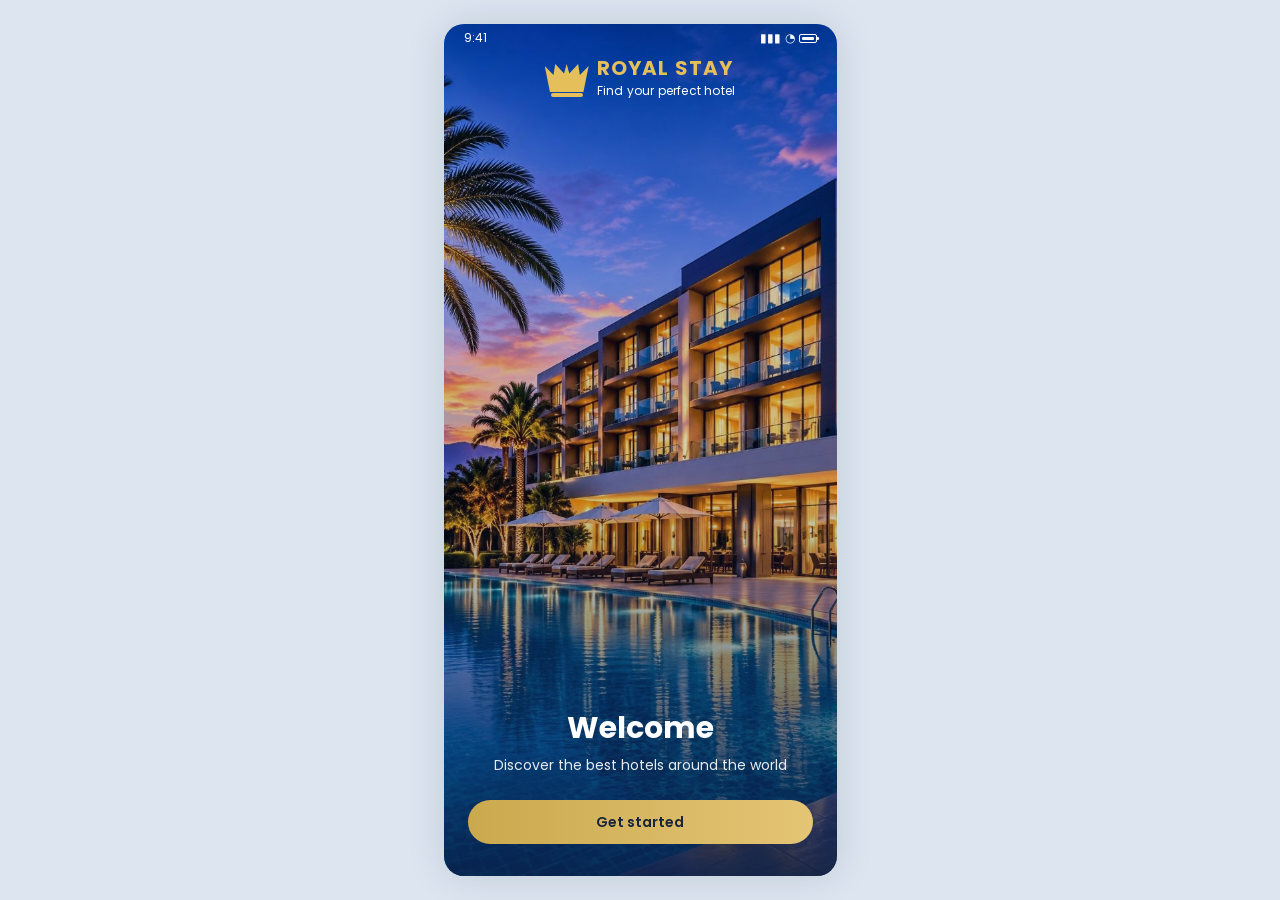
<file: index.html>
<!DOCTYPE html>
<html lang="en">
<head>
  <meta charset="UTF-8">
  <meta name="viewport" content="width=device-width, initial-scale=1.0, viewport-fit=cover">
  <title>Royal Stay - Welcome</title>
  <link rel="stylesheet" href="css/style.css">
</head>
<body>
  <main class="app-shell start-screen">
    <div class="ios-statusbar" aria-hidden="true"><span>9:41</span><span class="ios-indicators"><span>▮▮▮</span><span>◔</span><span class="ios-battery"></span></span></div>
    <div class="start-overlay"></div>
    <header class="brand brand-hero">
      <div class="crown crown-css" aria-hidden="true"></div>
      <div>
        <div class="brand-name">ROYAL STAY</div>
        <div class="brand-tag">Find your perfect hotel</div>
      </div>
    </header>
    <section class="start-copy">
      <span class="eyebrow">Discover luxury</span>
      <h1>Welcome</h1>
      <p>Discover the best hotels around the world</p>
      <a class="primary-btn" href="./signin.html">Get started</a>
    </section>
  </main>
</body>
</html>
</file>
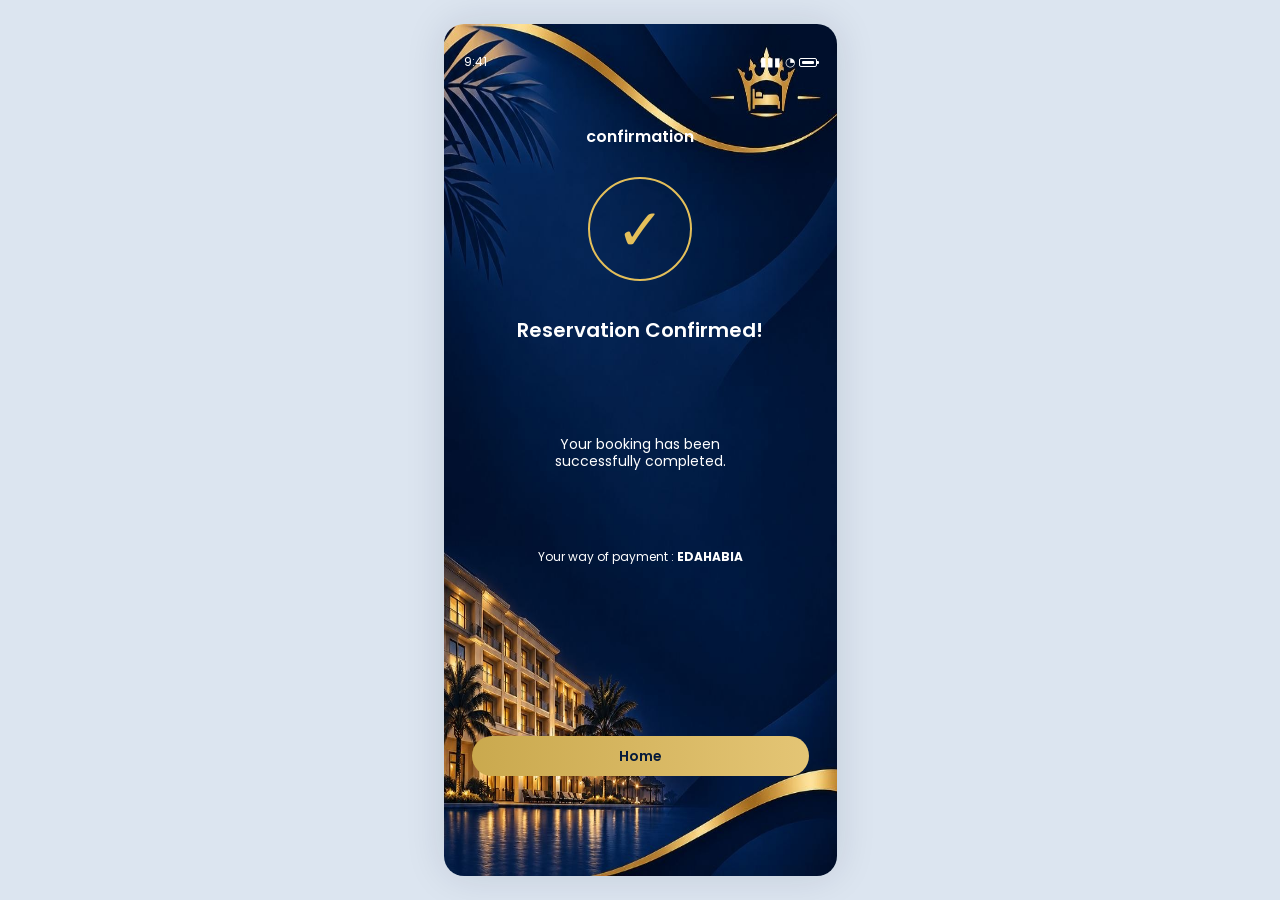
<file: confirmation.html>
<!DOCTYPE html>
<html lang="en">
<head>
  <meta charset="UTF-8">
  <meta name="viewport" content="width=device-width, initial-scale=1.0, viewport-fit=cover">
  <title>Royal Stay - Confirmed</title>
  <link rel="stylesheet" href="css/style.css">
</head>
<body>
  <main class="app-shell confirmation-screen">
    <div class="ios-statusbar" aria-hidden="true"><span>9:41</span><span class="ios-indicators"><span>▮▮▮</span><span>◔</span><span class="ios-battery"></span></span></div>
    <header class="confirmation-title">confirmation</header>
    <section class="confirmation-card">
      <div class="success-mark" aria-label="Success">✓</div>
      <h1>Reservation Confirmed!</h1>
      <p class="confirmation-message">Your booking has been<br>successfully completed.</p>
      <p class="confirmation-payment">Your way of payment : <strong>EDAHABIA</strong></p>
      <button class="receipt-access" id="receiptBtn" type="button">Download receipt</button>
      <a class="confirmation-home" href="home.html">Home</a>
    </section>
  </main>
  <script src="js/scripts.js"></script>
</body>
</html>
</file>
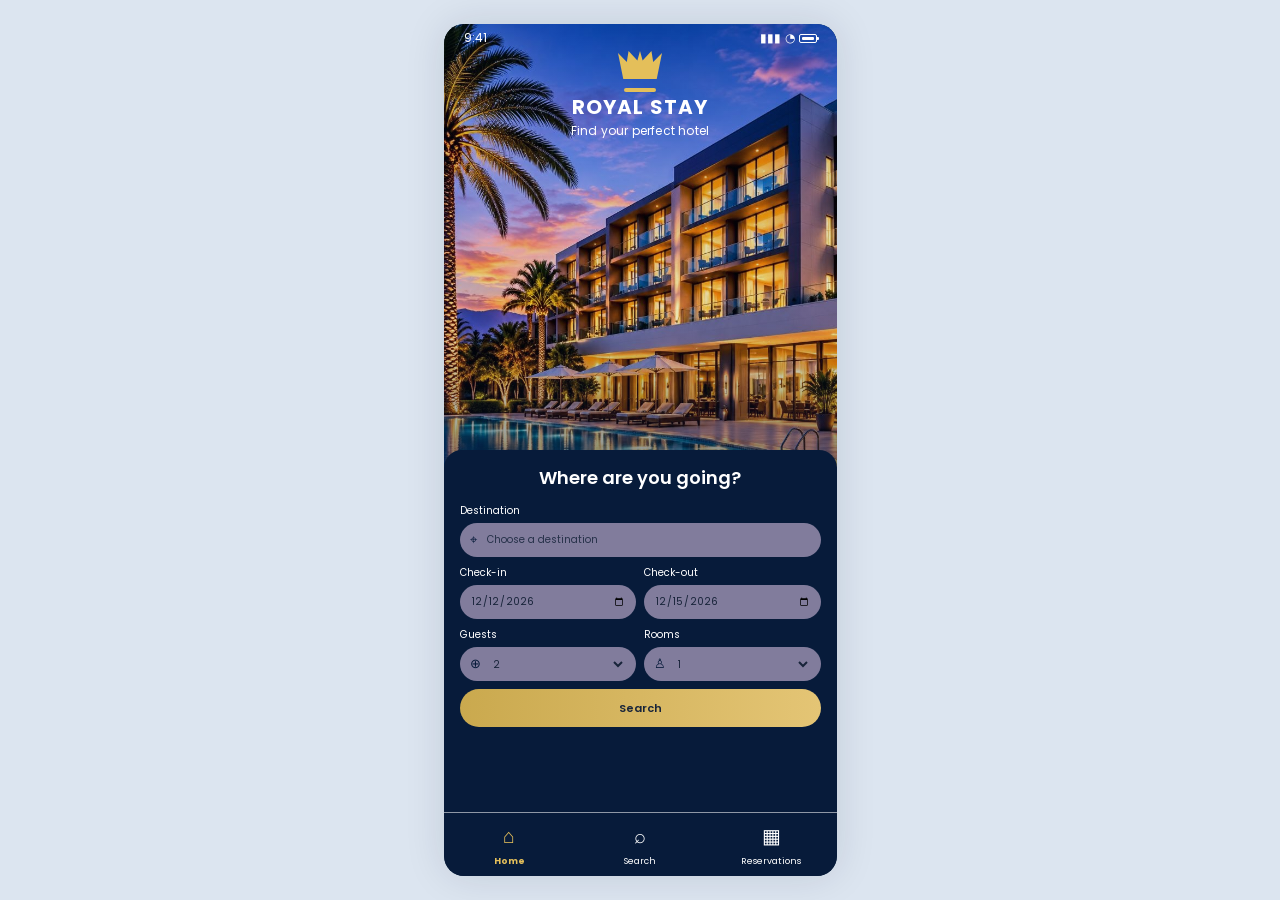
<file: home.html>
<!DOCTYPE html>
<html lang="en">
<head>
  <meta charset="UTF-8">
  <meta name="viewport" content="width=device-width, initial-scale=1.0, viewport-fit=cover">
  <title>Royal Stay - Search</title>
  <link rel="stylesheet" href="css/style.css">
</head>
<body>
  <main class="app-shell home-screen">
    <div class="ios-statusbar" aria-hidden="true"><span>9:41</span><span class="ios-indicators"><span>▮▮▮</span><span>◔</span><span class="ios-battery"></span></span></div>
    <div class="home-photo" aria-hidden="true"></div>
    <header class="brand home-brand">
      <div class="crown crown-css" aria-hidden="true"></div>
      <div class="brand-name">ROYAL STAY</div>
      <div class="brand-tag">Find your perfect hotel</div>
    </header>
    <section class="home-search-panel">
      <h1>Where are you going?</h1>
      <form id="searchForm" action="results.html" novalidate>
        <div class="home-form-field">
          <label for="destination">Destination</label>
          <div class="home-input-pill"><span>⌖</span><input id="destination" type="text" placeholder="Choose a destination" autocomplete="off"></div>
        </div>
        <div class="home-form-row">
          <div class="home-form-field">
            <label for="checkin">Check-in</label>
            <div class="home-input-pill"><input id="checkin" type="date" value="2026-12-12"></div>
          </div>
          <div class="home-form-field">
            <label for="checkout">Check-out</label>
            <div class="home-input-pill"><input id="checkout" type="date" value="2026-12-15"></div>
          </div>
        </div>
        <div class="home-form-row">
          <div class="home-form-field">
            <label for="guests">Guests</label>
            <div class="home-input-pill"><span>⊕</span><select id="guests"><option>2</option><option>1</option><option>3</option><option>4</option></select></div>
          </div>
          <div class="home-form-field">
            <label for="rooms">Rooms</label>
            <div class="home-input-pill"><span>♙</span><select id="rooms"><option>1</option><option>2</option><option>3</option></select></div>
          </div>
        </div>
        <p class="search-error" id="searchError" role="alert" hidden>Please enter a destination</p>
        <button class="primary-btn" type="submit">Search</button>
      </form>
    </section>
    <nav class="bottom-nav">
      <a class="active" href="home.html"><span>⌂</span>Home</a>
      <a href="results.html"><span>⌕</span>Search</a>
      <a href="reservation.html"><span>▦</span>Reservations</a>
    </nav>
  </main>
  <script src="js/scripts.js"></script>
</body>
</html>
</file>
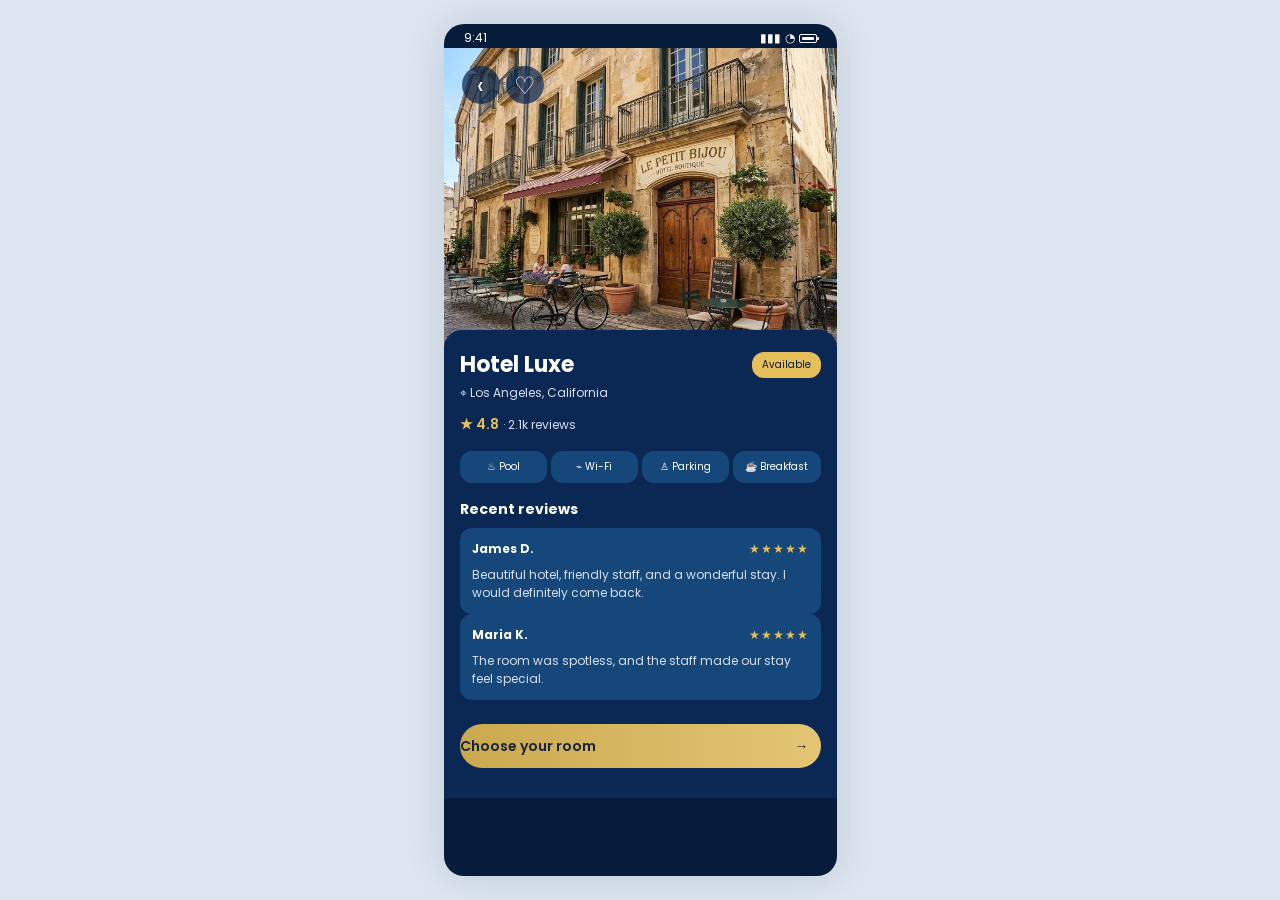
<file: hotel_details.html>
<!DOCTYPE html>
<html lang="en">
<head>
  <meta charset="UTF-8">
  <meta name="viewport" content="width=device-width, initial-scale=1.0, viewport-fit=cover">
  <title>Royal Stay - Hotel Details</title>
  <link rel="stylesheet" href="css/style.css">
</head>
<body>
  <main class="app-shell page-screen detail-screen hotel-details-page">
    <div class="ios-statusbar" aria-hidden="true"><span>9:41</span><span class="ios-indicators"><span>▮▮▮</span><span>◔</span><span class="ios-battery"></span></span></div>
    <header class="topbar over-image">
      <a class="icon-btn dark" href="results.html" aria-label="Back to results">‹</a>
      <button class="icon-btn dark" type="button" aria-label="Save hotel">♡</button>
    </header>
    <div class="detail-hero hotel-detail-hero" role="img" aria-label="Hotel Luxe exterior"></div>
    <section class="detail-card">
      <span class="status">Available</span>
      <h1>Hotel Luxe</h1>
      <p class="location">⌖ Los Angeles, California</p>
      <div class="hotel-rating"><span>★ 4.8</span><small>· 2.1k reviews</small></div>
      <div class="amenities">
        <span>♨ Pool</span><span>⌁ Wi-Fi</span><span>♙ Parking</span><span>☕ Breakfast</span>
      </div>
      <h3>Recent reviews</h3>
      <article class="hotel-review">
        <div class="review-heading"><strong>James D.</strong><span>★★★★★</span></div>
        <p>Beautiful hotel, friendly staff, and a wonderful stay. I would definitely come back.</p>
      </article>
      <article class="hotel-review">
        <div class="review-heading"><strong>Maria K.</strong><span>★★★★★</span></div>
        <p>The room was spotless, and the staff made our stay feel special.</p>
      </article>
      <a class="primary-btn" href="rooms.html">Choose your room <span>→</span></a>
    </section>
  </main>
  <script src="js/scripts.js"></script>
</body>
</html>
</file>
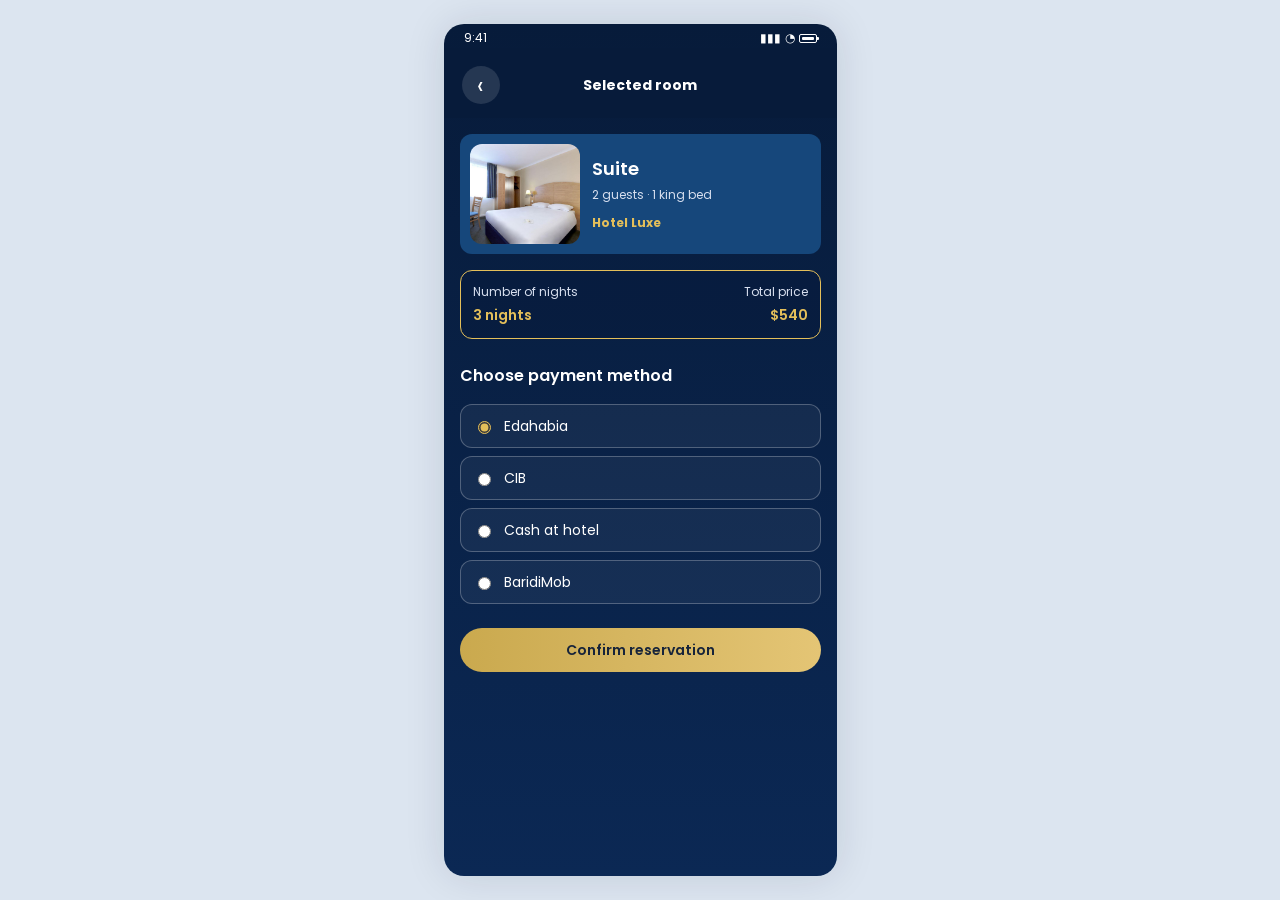
<file: payment.html>
<!DOCTYPE html>
<html lang="en">
<head>
  <meta charset="UTF-8">
  <meta name="viewport" content="width=device-width, initial-scale=1.0, viewport-fit=cover">
  <title>Royal Stay - Payment</title>
  <link rel="stylesheet" href="css/style.css">
</head>
<body>
  <main class="app-shell payment-page">
    <div class="ios-statusbar" aria-hidden="true"><span>9:41</span><span class="ios-indicators"><span>▮▮▮</span><span>◔</span><span class="ios-battery"></span></span></div>
    <header class="topbar compact">
      <a class="icon-btn" href="rooms.html" aria-label="Back to rooms">‹</a>
      <strong>Selected room</strong>
      <span></span>
    </header>
    <section class="payment-content">
      <article class="selected-room-card">
        <img class="selected-room-photo" src="assets/images/room1.jpg" alt="Selected hotel room">
        <div class="selected-room-copy">
          <h1>Suite</h1>
          <p>2 guests · 1 king bed</p>
          <strong>Hotel Luxe</strong>
        </div>
      </article>
      <div class="stay-summary">
        <div><span>Number of nights</span><strong>3 nights</strong></div>
        <div><span>Total price</span><strong>$540</strong></div>
      </div>
      <h2>Choose payment method</h2>
      <form action="confirmation.html">
        <label class="payment-method"><input type="radio" name="payment" value="edahabia" checked><span>Edahabia</span></label>
        <label class="payment-method"><input type="radio" name="payment" value="cib"><span>CIB</span></label>
        <label class="payment-method"><input type="radio" name="payment" value="hotel"><span>Cash at hotel</span></label>
        <label class="payment-method"><input type="radio" name="payment" value="baridimob"><span>BaridiMob</span></label>
        <button class="primary-btn" type="submit">Confirm reservation</button>
      </form>
    </section>
  </main>
</body>
</html>
</file>
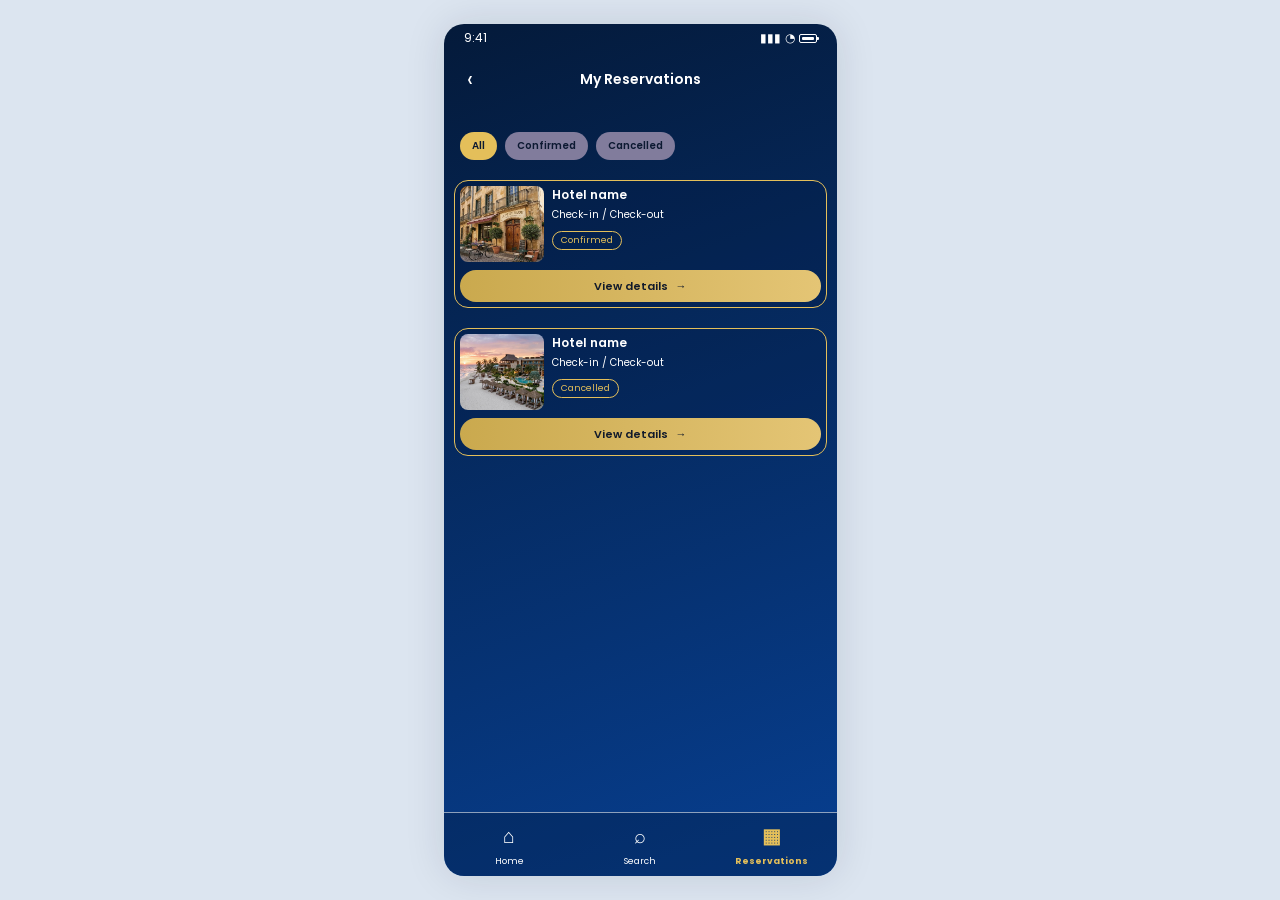
<file: reservation.html>
<!DOCTYPE html>
<html lang="en">
<head>
  <meta charset="UTF-8">
  <meta name="viewport" content="width=device-width, initial-scale=1.0, viewport-fit=cover">
  <title>Royal Stay - My Reservations</title>
  <link rel="stylesheet" href="css/style.css">
</head>
<body>
  <main class="app-shell my-reservations-screen">
    <div class="ios-statusbar" aria-hidden="true"><span>9:41</span><span class="ios-indicators"><span>▮▮▮</span><span>◔</span><span class="ios-battery"></span></span></div>
    <header class="topbar compact">
      <a class="icon-btn" href="home.html" aria-label="Back to home">‹</a>
      <strong>My Reservations</strong>
      <span></span>
    </header>
    <section class="my-reservations-content">
      <div class="reservation-filters" role="group" aria-label="Filter reservations">
        <button class="active" type="button" data-status="all">All</button>
        <button type="button" data-status="confirmed">Confirmed</button>
        <button type="button" data-status="cancelled">Cancelled</button>
      </div>
      <article class="reservation-card" data-status="confirmed">
        <div class="reservation-card-main">
          <img src="assets/images/hotel1.jpg" alt="Hotel exterior">
          <div class="reservation-card-info">
            <h2>Hotel name</h2>
            <p>Check-in / Check-out</p>
            <span class="reservation-card-status">Confirmed</span>
          </div>
        </div>
        <a class="reservation-details-link" href="reservation_details.html">View details <span>→</span></a>
      </article>
      <article class="reservation-card" data-status="cancelled">
        <div class="reservation-card-main">
          <img src="assets/images/hotel2.jpg" alt="Beachfront hotel exterior">
          <div class="reservation-card-info">
            <h2>Hotel name</h2>
            <p>Check-in / Check-out</p>
            <span class="reservation-card-status">Cancelled</span>
          </div>
        </div>
        <a class="reservation-details-link" href="reservation_details.html">View details <span>→</span></a>
      </article>
    </section>
    <nav class="bottom-nav">
      <a href="home.html"><span>⌂</span>Home</a>
      <a href="results.html"><span>⌕</span>Search</a>
      <a class="active" href="reservation.html"><span>▦</span>Reservations</a>
    </nav>
  </main>
  <script src="js/scripts.js"></script>
</body>
</html>
</file>
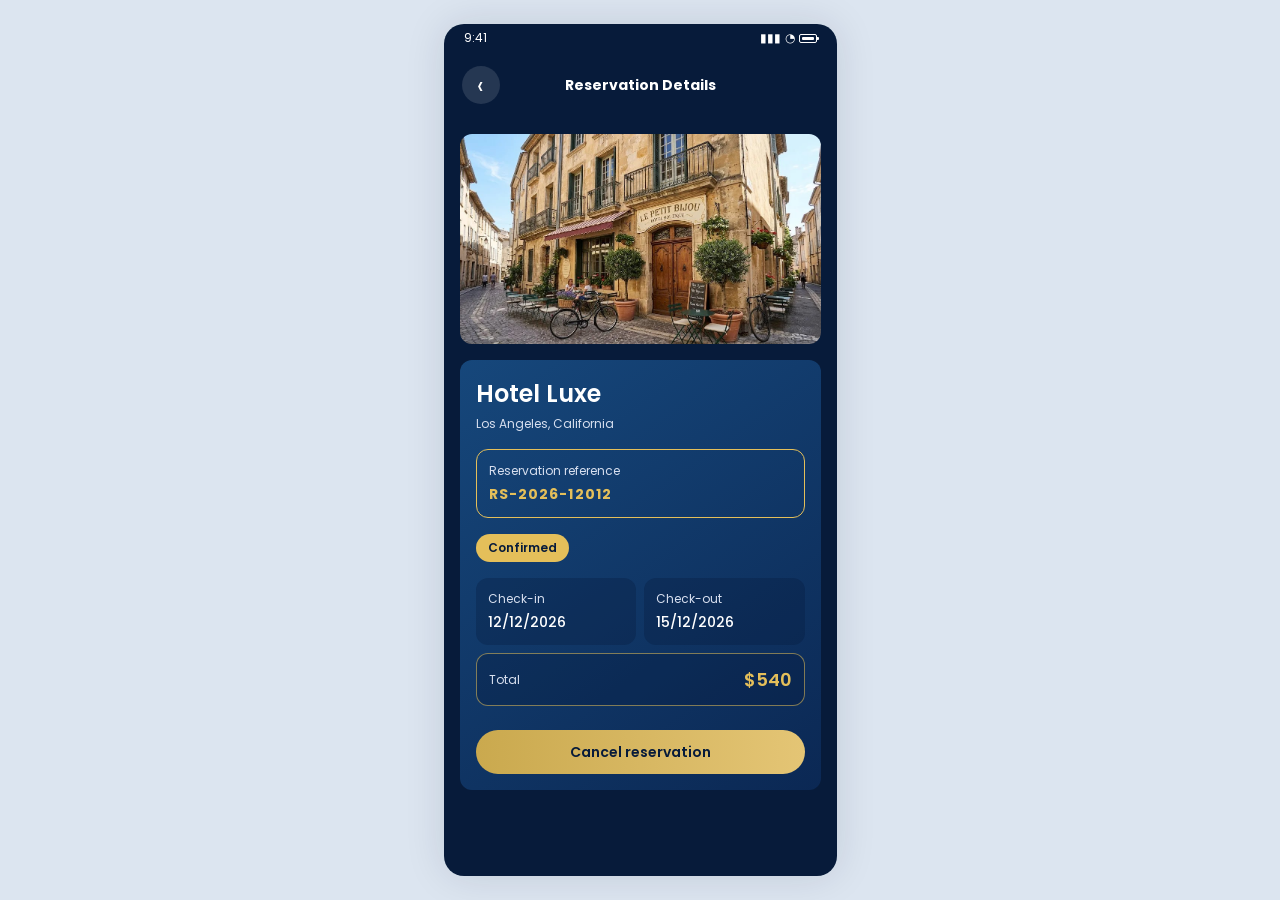
<file: reservation_details.html>
<!DOCTYPE html>
<html lang="en">
<head>
  <meta charset="UTF-8">
  <meta name="viewport" content="width=device-width, initial-scale=1.0, viewport-fit=cover">
  <title>Royal Stay - Reservation Details</title>
  <link rel="stylesheet" href="css/style.css">
</head>
<body>
  <main class="app-shell reservation-details-screen">
    <div class="ios-statusbar" aria-hidden="true"><span>9:41</span><span class="ios-indicators"><span>▮▮▮</span><span>◔</span><span class="ios-battery"></span></span></div>
    <header class="topbar compact">
      <a class="icon-btn" href="reservation.html" aria-label="Back to reservations">‹</a>
      <strong>Reservation Details</strong>
      <span></span>
    </header>
    <section class="reservation-details-content">
      <img class="reservation-details-photo" src="assets/images/hotel1.jpg" alt="Hotel Luxe exterior">
      <article class="reservation-details-card">
        <h1>Hotel Luxe</h1>
        <p class="reservation-location">Los Angeles, California</p>
        <div class="reservation-reference">
          <span>Reservation reference</span>
          <strong>RS-2026-12012</strong>
        </div>
        <span class="reservation-status">Confirmed</span>
        <div class="reservation-facts">
          <div><span>Check-in</span><strong>12/12/2026</strong></div>
          <div><span>Check-out</span><strong>15/12/2026</strong></div>
          <div class="reservation-total"><span>Total</span><strong>$540</strong></div>
        </div>
        <button class="cancel-reservation-btn" type="button">Cancel reservation</button>
      </article>
    </section>
  </main>
</body>
</html>
</file>
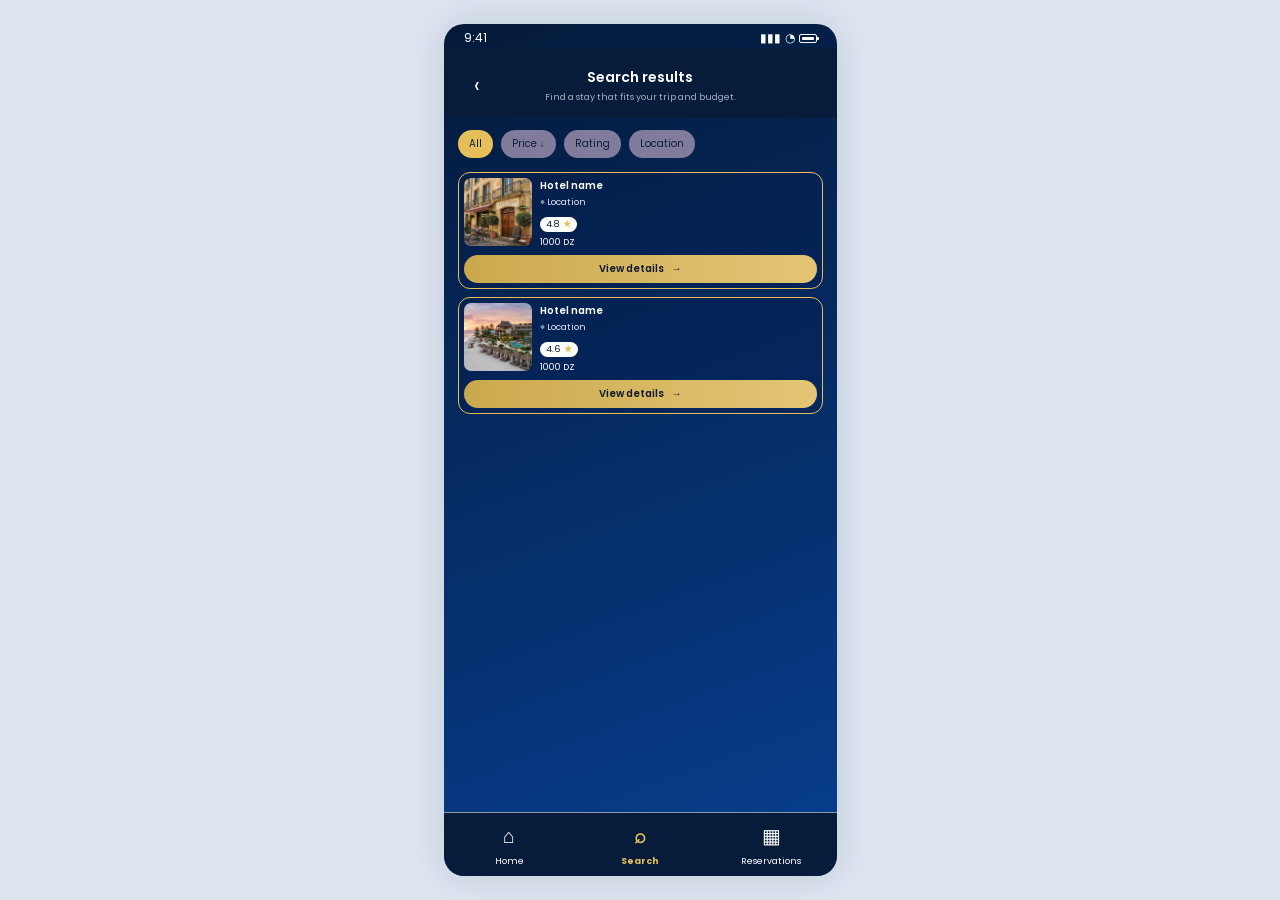
<file: results.html>
<!DOCTYPE html>
<html lang="en">
<head>
  <meta charset="UTF-8">
  <meta name="viewport" content="width=device-width, initial-scale=1.0, viewport-fit=cover">
  <title>Royal Stay - Search Results</title>
  <link rel="stylesheet" href="css/style.css">
</head>
<body>
  <main class="app-shell results-screen">
    <div class="ios-statusbar" aria-hidden="true"><span>9:41</span><span class="ios-indicators"><span>▮▮▮</span><span>◔</span><span class="ios-battery"></span></span></div>
    <header class="topbar compact results-topbar">
      <a class="icon-btn" href="home.html" aria-label="Back to search">‹</a>
      <div class="results-heading">
        <strong>Search results</strong>
        <small>Find a stay that fits your trip and budget.</small>
      </div>
      <span></span>
    </header>
    <section class="results-content">
      <div class="filter-chips" role="group" aria-label="Search result filters">
        <button class="active" type="button" aria-pressed="true">All</button>
        <button type="button" aria-pressed="false">Price ↓</button>
        <button type="button" aria-pressed="false">Rating</button>
        <button type="button" aria-pressed="false">Location</button>
      </div>
      <article class="results-hotel-card">
        <div class="results-card-main">
          <img src="assets/images/hotel1.jpg" alt="Hotel exterior">
          <div class="results-card-info">
            <h2>Hotel name</h2>
            <p>⌖ Location</p>
            <span class="results-rating">4.8 <b>★</b></span>
            <p class="results-price">1000 DZ</p>
          </div>
        </div>
        <a class="results-details-btn" href="hotel_details.html">View details <span>→</span></a>
      </article>
      <article class="results-hotel-card">
        <div class="results-card-main">
          <img src="assets/images/hotel2.jpg" alt="Beachfront hotel exterior">
          <div class="results-card-info">
            <h2>Hotel name</h2>
            <p>⌖ Location</p>
            <span class="results-rating">4.6 <b>★</b></span>
            <p class="results-price">1000 DZ</p>
          </div>
        </div>
        <a class="results-details-btn" href="hotel_details.html">View details <span>→</span></a>
      </article>
    </section>
    <nav class="bottom-nav">
      <a href="home.html"><span>⌂</span>Home</a>
      <a class="active" href="results.html"><span>⌕</span>Search</a>
      <a href="reservation.html"><span>▦</span>Reservations</a>
    </nav>
  </main>
</body>
</html>
</file>
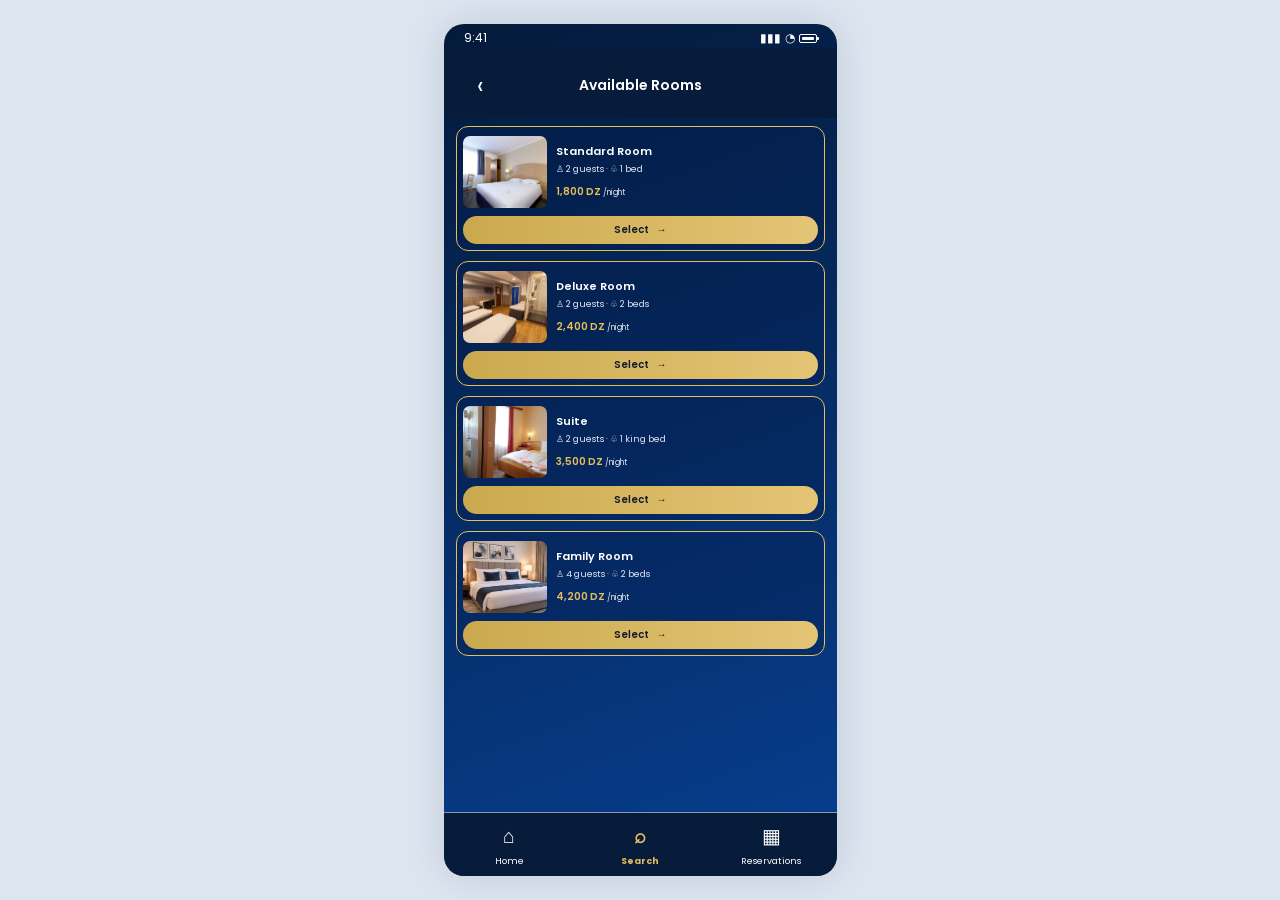
<file: rooms.html>
<!DOCTYPE html>
<html lang="en">
<head>
  <meta charset="UTF-8">
  <meta name="viewport" content="width=device-width, initial-scale=1.0, viewport-fit=cover">
  <title>Royal Stay - Available Rooms</title>
  <link rel="stylesheet" href="css/style.css">
</head>
<body>
  <main class="app-shell available-rooms-screen">
    <div class="ios-statusbar" aria-hidden="true"><span>9:41</span><span class="ios-indicators"><span>▮▮▮</span><span>◔</span><span class="ios-battery"></span></span></div>
    <header class="topbar compact available-rooms-topbar">
      <a class="icon-btn" href="hotel_details.html" aria-label="Back to hotel details">‹</a>
      <strong>Available Rooms</strong>
      <span></span>
    </header>
    <section class="available-rooms-list" aria-label="Available hotel rooms">
      <article class="available-room-card">
        <div class="available-room-info">
          <img class="available-room-photo" src="assets/images/room1.jpg" alt="Standard room">
          <div class="available-room-copy">
            <h2>Standard Room</h2>
            <p>♙ 2 guests · ♧ 1 bed</p>
            <strong>1,800 DZ <small>/night</small></strong>
          </div>
        </div>
        <a class="available-room-select" href="payment.html">Select <span>→</span></a>
      </article>
      <article class="available-room-card">
        <div class="available-room-info">
          <img class="available-room-photo" src="assets/images/room4.jpg" alt="Deluxe room">
          <div class="available-room-copy">
            <h2>Deluxe Room</h2>
            <p>♙ 2 guests · ♧ 2 beds</p>
            <strong>2,400 DZ <small>/night</small></strong>
          </div>
        </div>
        <a class="available-room-select" href="payment.html">Select <span>→</span></a>
      </article>
      <article class="available-room-card">
        <div class="available-room-info">
          <img class="available-room-photo" src="assets/images/room2.jpg" alt="Suite room">
          <div class="available-room-copy">
            <h2>Suite</h2>
            <p>♙ 2 guests · ♧ 1 king bed</p>
            <strong>3,500 DZ <small>/night</small></strong>
          </div>
        </div>
        <a class="available-room-select" href="payment.html">Select <span>→</span></a>
      </article>
      <article class="available-room-card">
        <div class="available-room-info">
          <img class="available-room-photo" src="assets/images/room3.jpg" alt="Family room">
          <div class="available-room-copy">
            <h2>Family Room</h2>
            <p>♙ 4 guests · ♧ 2 beds</p>
            <strong>4,200 DZ <small>/night</small></strong>
          </div>
        </div>
        <a class="available-room-select" href="payment.html">Select <span>→</span></a>
      </article>
    </section>
    <nav class="bottom-nav">
      <a href="home.html"><span>⌂</span>Home</a>
      <a class="active" href="results.html"><span>⌕</span>Search</a>
      <a href="reservation.html"><span>▦</span>Reservations</a>
    </nav>
  </main>
</body>
</html>
</file>
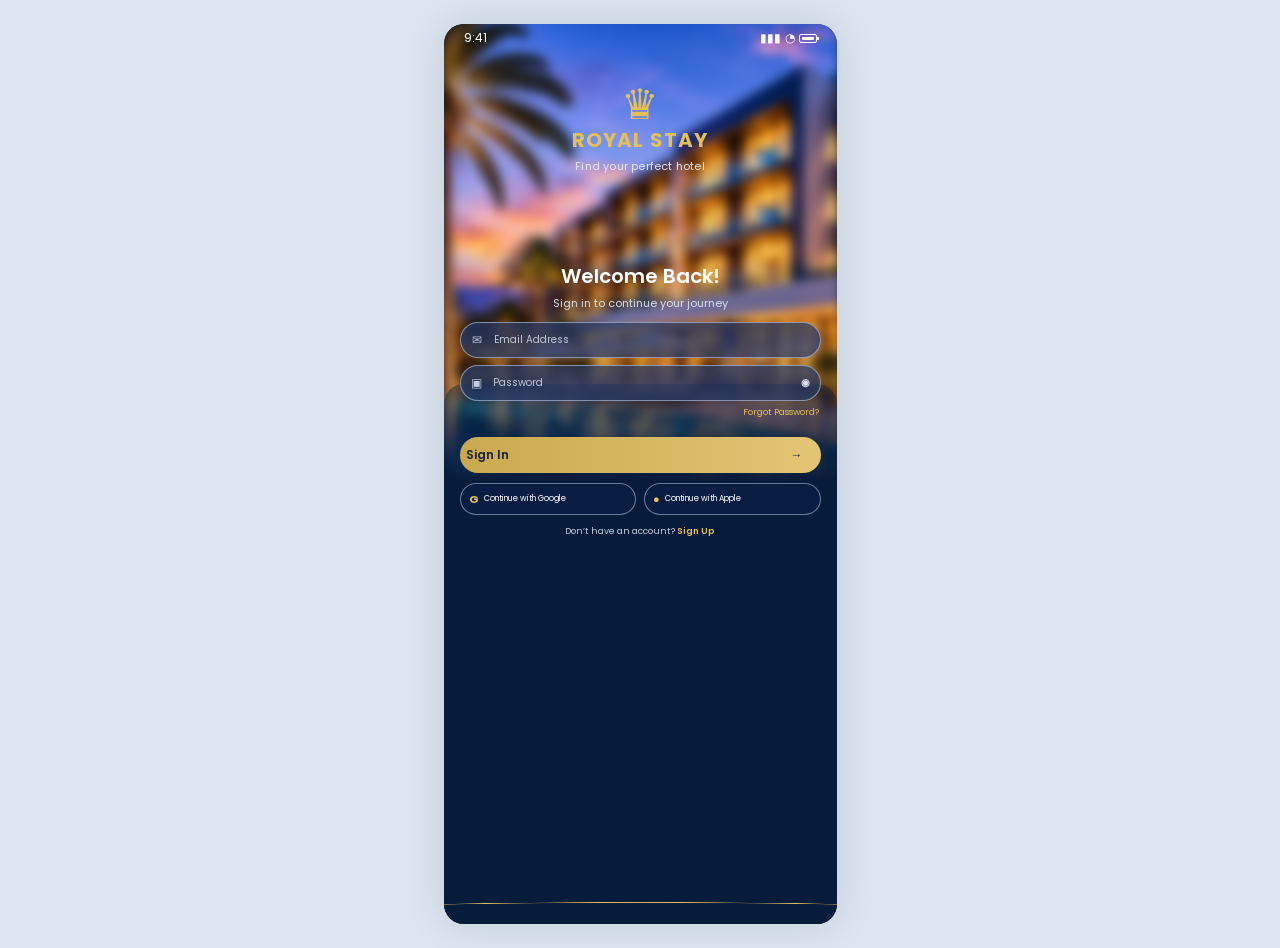
<file: signin.html>
<!DOCTYPE html>
<html lang="en">
<head>
  <meta charset="UTF-8">
  <meta name="viewport" content="width=device-width, initial-scale=1.0, viewport-fit=cover">
  <title>Royal Stay - Sign In</title>
  <link rel="stylesheet" href="css/style.css">
</head>
<body>
  <main class="app-shell auth-screen auth-screen--signin">
    <div class="ios-statusbar" aria-hidden="true"><span>9:41</span><span class="ios-indicators"><span>▮▮▮</span><span>◔</span><span class="ios-battery"></span></span></div>
    <header class="brand brand-center auth-brand">
      <div class="crown">♛</div>
      <div>
        <div class="brand-name">ROYAL STAY</div>
        <div class="brand-tag">Find your perfect hotel</div>
      </div>
    </header>
    <section class="auth-card auth-card--signin">
      <h1>Welcome Back!</h1>
      <p class="muted">Sign in to continue your journey</p>
      <form id="loginForm" novalidate>
        <label class="field"><span>✉</span><input id="email" type="email" placeholder="Email Address" autocomplete="email"></label>
        <label class="field"><span>▣</span><input id="password" type="password" placeholder="Password" autocomplete="current-password"><b class="field-eye">◉</b></label>
        <a class="forgot-password" href="#">Forgot Password?</a>
        <p class="error" id="errorMessage" aria-live="polite"></p>
        <button class="primary-btn" type="submit">Sign In <span>→</span></button>
      </form>
      <div class="social-login-buttons">
        <button class="social-btn" type="button"><b>G</b><span>Continue with Google</span></button>
        <button class="social-btn" type="button"><b>●</b><span>Continue with Apple</span></button>
      </div>
      <p class="auth-link">Don’t have an account? <a href="signup.html">Sign Up</a></p>
    </section>
  </main>
  <script src="js/scripts.js"></script>
</body>
</html>
</file>
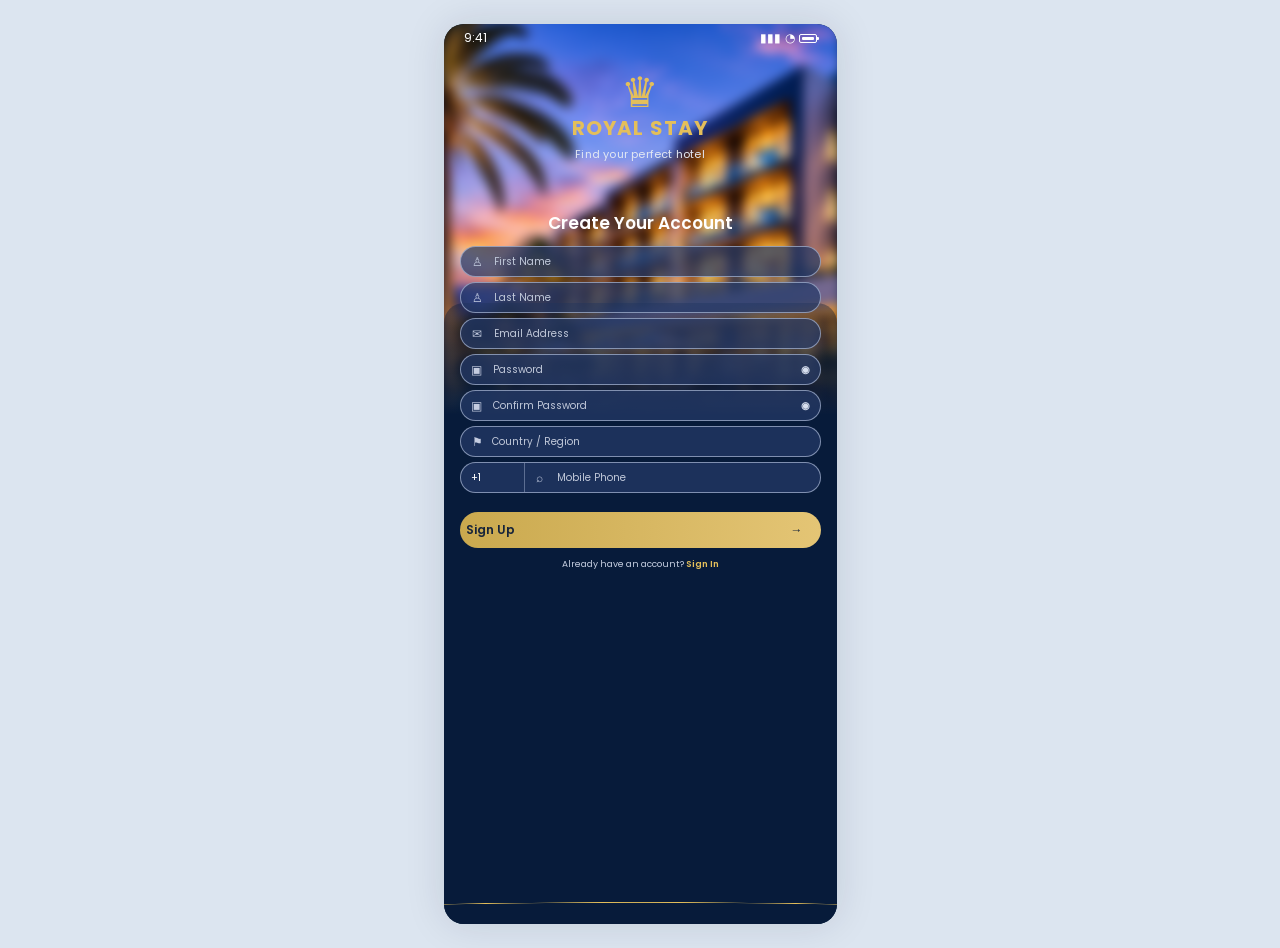
<file: signup.html>
<!DOCTYPE html>
<html lang="en">
<head>
  <meta charset="UTF-8">
  <meta name="viewport" content="width=device-width, initial-scale=1.0, viewport-fit=cover">
  <title>Royal Stay - Create Account</title>
  <link rel="stylesheet" href="css/style.css">
</head>
<body>
  <main class="app-shell auth-screen auth-screen--signup">
    <div class="ios-statusbar" aria-hidden="true"><span>9:41</span><span class="ios-indicators"><span>▮▮▮</span><span>◔</span><span class="ios-battery"></span></span></div>
    <header class="brand brand-center auth-brand">
      <div class="crown">♛</div>
      <div><div class="brand-name">ROYAL STAY</div><div class="brand-tag">Find your perfect hotel</div></div>
    </header>
    <section class="auth-card auth-card--signup">
      <h1>Create Your Account</h1>
      <form id="signupForm" novalidate>
        <label class="field"><span>♙</span><input id="firstName" type="text" placeholder="First Name" autocomplete="given-name" required></label>
        <label class="field"><span>♙</span><input id="lastName" type="text" placeholder="Last Name" autocomplete="family-name" required></label>
        <label class="field"><span>✉</span><input id="signupEmail" type="email" placeholder="Email Address" autocomplete="email" required></label>
        <label class="field"><span>▣</span><input id="signupPassword" type="password" placeholder="Password" minlength="6" autocomplete="new-password" required><b class="field-eye">◉</b></label>
        <label class="field"><span>▣</span><input id="confirmPassword" type="password" placeholder="Confirm Password" minlength="6" autocomplete="new-password" required><b class="field-eye">◉</b></label>
        <label class="field"><span>⚑</span><select id="country" required><option value="">Country / Region</option><option>Algeria</option><option>United States</option><option>United Kingdom</option></select></label>
        <div class="phone-field">
          <label class="country-code"><select aria-label="Country calling code"><option>+1</option><option>+213</option><option>+44</option></select></label>
          <span>⌕</span>
          <input type="tel" placeholder="Mobile Phone" autocomplete="tel" required>
        </div>
        <p class="error" id="signupError" aria-live="polite"></p>
        <button class="primary-btn" type="submit">Sign Up <span>→</span></button>
      </form>
      <p class="auth-link">Already have an account? <a href="signin.html">Sign In</a></p>
    </section>
  </main>
  <script src="js/scripts.js"></script>
</body>
</html>
</file>
<file: css/style.css>
@import url('https://fonts.googleapis.com/css2?family=Poppins:wght@400;500;600;700&display=swap');

:root {
  --navy: #0b2854;
  --navy-deep: #071b3a;
  --blue: #245f9d;
  --card-blue: #16477b;
  --gold: #e4bf5a;
  --button-gradient: linear-gradient(90deg, #CAA94E 0%, #E4C575 100%);
  --danger: #f12730;
  --white: #ffffff;
  --gray: #817d90;
  --cream: #f6f7fb;
  --ink: #18253a;
  --muted: var(--gray);
  --space-xs: 4px;
  --space-sm: 8px;
  --space-md: 16px;
  --space-lg: 24px;
  --space-xl: 32px;
  --radius-card: 12px;
  --radius-control: 12px;
  --radius-button: 22px;
  --control-height: 44px;
}

* { box-sizing: border-box; }
html, body { width: 100%; margin: 0; min-height: 100%; overflow-x: hidden; }
body {
  font-family: "Poppins", Arial, sans-serif;
  color: var(--ink);
  background: #dfe6ef;
  font-size: 14px;
}
button, input, select { font: inherit; }
button, a { -webkit-tap-highlight-color: transparent; }
a { text-decoration: none; }

.app-shell {
  position: relative;
  width: 100%;
  max-width: 393px;
  height: 100vh;
  height: 100dvh;
  padding-top: calc(env(safe-area-inset-top, 0px) + 24px);
  padding-bottom: env(safe-area-inset-bottom, 0px);
  margin: 0 auto;
  overflow: hidden;
  background: var(--cream);
  box-shadow: 0 0 40px rgba(5, 22, 48, .12);
}
.ios-statusbar { position: absolute; z-index: 20; top: 0; left: 0; right: 0; height: calc(env(safe-area-inset-top, 0px) + 24px); display: flex; align-items: flex-end; justify-content: space-between; padding: 0 20px 4px; color: var(--white); font-size: 12px; line-height: 1; pointer-events: none; }
.ios-indicators { display: flex; align-items: center; gap: 4px; }
.ios-battery { position: relative; display: inline-block; width: 18px; height: 9px; border: 1px solid currentColor; border-radius: 2px; }
.ios-battery::before { position: absolute; inset: 2px; border-radius: 1px; background: currentColor; content: ""; }
.ios-battery::after { position: absolute; top: 2px; right: -3px; width: 2px; height: 3px; border-radius: 0 1px 1px 0; background: currentColor; content: ""; }

.brand { display: flex; align-items: center; gap: var(--space-sm); color: var(--white); }
.brand-center { position: relative; z-index: 2; justify-content: center; padding: 25px 20px 18px; }
.brand-hero { position: absolute; z-index: 3; top: calc(env(safe-area-inset-top, 0px) + 34px); left: 0; right: 0; justify-content: center; }
.crown { color: var(--gold); font-size: 38px; line-height: 1; }
.crown-css { position: relative; display: inline-block; flex: 0 0 44px; width: 44px; height: 36px; }
.crown-css::before { position: absolute; top: 3px; left: 0; width: 44px; height: 28px; background: var(--gold); clip-path: polygon(0 7%, 20% 39%, 24% 0, 44% 34%, 50% 0, 56% 34%, 76% 0, 80% 39%, 100% 7%, 88% 100%, 12% 100%); content: ""; }
.crown-css::after { position: absolute; bottom: 0; left: 6px; width: 32px; height: 4px; border-radius: 2px; background: var(--gold); content: ""; }
.brand-name { font-family: "Poppins", sans-serif; font-size: 20px; line-height: 1; font-weight: 700; letter-spacing: 1.2px; color: var(--gold); }
.brand-tag { margin-top: var(--space-xs); font-size: 12px; letter-spacing: .2px; }

.start-screen {
  display: flex;
  align-items: flex-end;
  background: url("../assets/images/start-background.jpg") center/cover no-repeat;
  color: white;
}
.start-overlay { position: absolute; inset: 0; background: linear-gradient(180deg, rgba(9,35,80,.2) 25%, rgba(7,29,66,.18) 55%, rgba(8,31,69,.86) 100%); pointer-events: none; }
.start-copy { position: relative; z-index: 2; width: 100%; padding: 0 var(--space-lg) var(--space-xl); text-align: center; }
.start-copy .eyebrow { display: none; }
.start-copy h1 { margin: 0 0 var(--space-xs); font-family: "Poppins", sans-serif; font-size: 30px; font-weight: 700; }
.start-copy p { margin: 0 0 var(--space-lg); font-size: 14px; opacity: .9; }

.primary-btn {
  display: flex;
  align-items: center;
  justify-content: center;
  width: 100%;
  min-height: var(--control-height);
  border: 0;
  border-radius: var(--radius-button);
  background: var(--button-gradient);
  color: #17243a;
  font-size: 14px;
  font-weight: 600;
  cursor: pointer;
  transition: .2s ease;
}
.primary-btn:hover { background: linear-gradient(90deg, #d9b752 0%, #f0d283 100%); }
.primary-btn span { margin-left: auto; margin-right: 12px; }
.start-copy .primary-btn { position: relative; z-index: 4; background: var(--button-gradient); pointer-events: auto; }

.auth-screen { isolation: isolate; display: flex; flex-direction: column; min-height: 100vh; min-height: 100dvh; overflow-y: auto; background: var(--navy-deep); color: var(--white); -webkit-overflow-scrolling: touch; }
.auth-screen::before { position: absolute; z-index: -2; inset: -8px 0 auto; height: 56%; background: url("../assets/images/start-background.jpg") center 38%/cover no-repeat; content: ""; filter: blur(5px); transform: scale(1.02); }
.auth-screen::after { position: absolute; z-index: -1; inset: 40% 0 0; border-radius: 20px 20px 0 0; background: radial-gradient(130% 22px at 50% 100%, transparent 95%, var(--gold) 98%, transparent 100%), linear-gradient(180deg, rgba(7,27,58,.38), var(--navy-deep) 18%); content: ""; }
.auth-screen .brand-center { position: relative; z-index: 1; height: 205px; flex-direction: column; justify-content: flex-start; gap: 0; padding: 36px 16px 12px; text-align: center; }
.auth-screen .brand-center .crown { margin-bottom: 4px; font-size: 42px; }
.auth-screen .brand-name { font-size: 20px; }
.auth-screen .brand-tag { margin-top: 8px; color: #e2e7f2; font-size: 11px; }
.auth-card { position: relative; z-index: 1; flex: 1; margin: 0; padding: 8px 16px 18px; border-radius: 18px 18px 0 0; background: transparent; box-shadow: none; }
.auth-card h1 { margin: 0; color: var(--white); text-align: center; font-family: "Poppins", sans-serif; font-size: 20px; font-weight: 600; }
.muted { margin: 5px 0 22px; color: var(--muted); text-align: center; font-size: 14px; }
.auth-screen .muted { margin: 4px 0 10px; color: #d7dfef; font-size: 11px; }
.field { display: flex; align-items: center; gap: 8px; height: 36px; margin-bottom: 7px; padding: 0 10px; border: 1px solid rgba(189,202,229,.62); border-radius: var(--radius-button); background: rgba(38,59,105,.72); }
.field > span { width: 14px; color: #c4cce0; text-align: center; font-size: 12px; }
.field input, .field select { width: 100%; min-width: 0; border: 0; outline: 0; background: transparent; color: var(--white); font-size: 10px; }
.field input::placeholder { color: #c0c8d9; opacity: 1; }
.field select { appearance: none; }
.field select:invalid { color: #c0c8d9; }
.field select option { background: var(--navy-deep); color: var(--white); }
.field-eye { margin-left: auto; color: #d7dfef; font-size: 10px; }
.field.invalid { border-color: var(--danger); }
.error { min-height: 12px; margin: 0 0 4px; color: var(--danger); font-size: 9px; }
.forgot-password { display: block; margin: -2px 2px 2px; color: var(--gold); text-align: right; font-size: 9px; }
.auth-screen .primary-btn { height: 36px; min-height: 36px; border-radius: var(--radius-button); font-size: 12px; }
.social-login-buttons { display: grid; grid-template-columns: 1fr 1fr; gap: 8px; margin-top: 10px; }
.social-btn { display: flex; align-items: center; justify-content: flex-start; gap: 5px; width: 100%; height: 32px; padding: 0 8px; border: 1px solid rgba(189,202,229,.55); border-radius: var(--radius-button); background: rgba(10,31,69,.65); color: var(--white); font-size: 8px; white-space: nowrap; }
.social-btn b { color: var(--gold); font-size: 11px; }
.auth-link { margin: 10px 0 0; color: #c5cee0; text-align: center; font-size: 9px; }
.auth-link a { color: var(--gold); font-weight: 600; }
.auth-screen--signup::after { top: 31%; }
.auth-screen--signup .brand-center { height: 154px; padding-top: 24px; }
.auth-card--signup { padding-top: 8px; }
.auth-card--signup h1 { margin-bottom: 10px; font-size: 17px; }
.auth-card--signup .field { height: 31px; margin-bottom: 5px; }
.phone-field { display: grid; grid-template-columns: 54px 14px 1fr; align-items: center; gap: 8px; height: 31px; margin-bottom: 5px; padding: 0 10px; border: 1px solid rgba(189,202,229,.62); border-radius: var(--radius-button); background: rgba(38,59,105,.72); }
.phone-field > span { color: #c4cce0; text-align: center; font-size: 12px; }
.phone-field input, .phone-field select { width: 100%; min-width: 0; border: 0; outline: 0; background: transparent; color: var(--white); font-size: 10px; }
.phone-field input::placeholder { color: #c0c8d9; opacity: 1; }
.country-code { display: flex; align-items: center; height: 100%; border-right: 1px solid rgba(189,202,229,.4); }
.country-code select { appearance: none; color: var(--white); }
.country-code option { background: var(--navy-deep); }
.auth-card--signup .error { min-height: 10px; }

.home-screen { background: var(--navy-deep); color: var(--white); }
.home-photo { position: absolute; inset: 0 0 auto; height: 58%; background: url("../assets/images/start-background.jpg") center 28%/cover no-repeat; }
.home-photo::after { position: absolute; inset: 0; background: linear-gradient(180deg, rgba(5,20,48,.18), rgba(5,20,48,.08) 60%, rgba(5,20,48,.62)); content: ""; }
.home-brand { position: absolute; z-index: 1; top: calc(env(safe-area-inset-top, 0px) + 24px); left: 0; right: 0; flex-direction: column; gap: 0; text-align: center; }
.home-brand .crown-css { margin-bottom: 5px; }
.home-brand .brand-name { color: var(--white); font-size: 20px; }
.home-brand .brand-tag { margin-top: 5px; color: var(--white); font-size: 12px; }
.home-search-panel { position: absolute; z-index: 2; inset: 50% 0 calc(64px + env(safe-area-inset-bottom, 0px)); overflow-y: auto; padding: 14px 16px 18px; border-radius: 18px 18px 0 0; background: var(--navy-deep); }
.home-search-panel h1 { margin: 0 0 12px; color: var(--white); text-align: center; font-size: 18px; font-weight: 600; }
.home-form-field { min-width: 0; margin-bottom: 8px; }
.home-form-field > label { display: block; margin: 0 0 4px; color: var(--white); font-size: 10px; }
.home-input-pill { display: flex; align-items: center; gap: 8px; height: 34px; padding: 0 10px; border-radius: var(--radius-button); background: #817c9c; color: var(--navy-deep); }
.home-input-pill span { flex: 0 0 auto; font-size: 13px; }
.home-input-pill input, .home-input-pill select { width: 100%; min-width: 0; border: 0; outline: 0; background: transparent; color: #18243a; font-family: inherit; font-size: 10px; }
.home-input-pill input::placeholder { color: #27324a; opacity: 1; }
.home-input-pill input[type="date"] { color-scheme: light; }
.home-form-row { display: grid; grid-template-columns: 1fr 1fr; gap: 8px; }
.search-error { min-height: 12px; margin: -2px 0 4px; color: var(--danger); text-align: center; font-size: 9px; }
.search-error[hidden] { display: none; }
.home-search-panel .primary-btn { min-height: 38px; border-radius: var(--radius-button); font-size: 11px; }
.home-screen .bottom-nav { height: 64px; border-top-color: rgba(255,255,255,.55); background: var(--navy-deep); }
.home-screen .bottom-nav a { color: var(--white); font-size: 9px; }
.home-screen .bottom-nav a.active { color: var(--gold); }

.app-shell.results-screen { background: linear-gradient(160deg, #041a3a 0%, #073f91 100%); color: var(--white); }
.results-topbar { height: 76px; grid-template-columns: 30px 1fr 30px; padding: 10px 12px 6px; background: transparent; }
.results-topbar .icon-btn { width: 30px; height: 34px; background: transparent; font-size: 21px; }
.results-heading { text-align: center; }
.results-heading strong { color: var(--white); font-size: 14px; font-weight: 600; }
.results-heading small { display: block; max-width: 220px; margin: 4px auto 0; color: #d7dfef; font-size: 9px; line-height: 1.4; }
.results-content { padding: 12px 14px 78px; }
.results-screen .filter-chips { gap: 8px; margin-bottom: 14px; }
.results-screen .filter-chips button { height: 28px; padding: 0 11px; border: 0; border-radius: var(--radius-button); background: #817c9c; color: #101c37; font-size: 10px; white-space: nowrap; }
.results-screen .filter-chips button.active { background: var(--gold); color: var(--navy-deep); }
.results-hotel-card { margin-bottom: 8px; padding: 5px; border: 1px solid var(--gold); border-radius: var(--radius-card); background: rgba(5,29,79,.38); }
.results-card-main { display: grid; grid-template-columns: 68px minmax(0, 1fr); gap: 8px; align-items: start; }
.results-card-main img { display: block; width: 68px; height: 68px; border-radius: 7px; object-fit: cover; }
.results-card-info { min-width: 0; }
.results-card-info h2 { margin: 0 0 2px; color: var(--white); font-size: 10px; font-weight: 600; }
.results-card-info p { margin: 0 0 3px; color: #e2e7f2; font-size: 9px; }
.results-rating { display: inline-flex; align-items: center; gap: 4px; padding: 2px 6px; border-radius: var(--radius-button); background: var(--white); color: var(--navy-deep); font-size: 9px; line-height: 1.2; }
.results-rating b { color: var(--gold); }
.results-card-info .results-price { margin: 3px 0 0; color: var(--white); font-size: 9px; }
.results-details-btn { display: flex; align-items: center; justify-content: center; min-height: 28px; margin-top: 6px; border-radius: var(--radius-button); background: var(--button-gradient); color: #111a2b; font-size: 10px; font-weight: 600; }
.results-details-btn span { margin-left: 8px; }
.results-screen .bottom-nav { height: 64px; border-top-color: rgba(255,255,255,.55); background: var(--navy-deep); }
.results-screen .bottom-nav a { color: var(--white); font-size: 9px; }
.results-screen .bottom-nav a.active { color: var(--gold); }

.available-rooms-screen { background: linear-gradient(160deg, #041a3a 0%, #073f91 100%); color: var(--white); }
.available-rooms-topbar { height: 66px; grid-template-columns: 38px 1fr 38px; padding: 8px 14px; background: transparent; }
.available-rooms-topbar .icon-btn { background: transparent; }
.available-rooms-topbar strong { text-align: center; font-size: 14px; font-weight: 600; }
.available-rooms-list { height: calc(100% - 130px); overflow-y: auto; padding: 8px 12px 78px; }
.available-room-card { margin-bottom: 10px; padding: 6px; border: 1px solid var(--gold); border-radius: var(--radius-card); background: rgba(5,29,79,.38); }
.available-room-info { display: grid; grid-template-columns: 84px minmax(0, 1fr); gap: 9px; align-items: center; min-height: 78px; }
.available-room-photo { display: block; width: 84px; height: 72px; border-radius: 7px; object-fit: cover; background: transparent; }
.available-room-copy { min-width: 0; }
.available-room-copy h2 { margin: 0 0 3px; color: var(--white); font-size: 11px; font-weight: 600; }
.available-room-copy p { margin: 0 0 4px; color: #e2e7f2; font-size: 9px; }
.available-room-copy strong { color: var(--gold); font-size: 10px; font-weight: 600; }
.available-room-copy small { color: #e2e7f2; font-size: 8px; font-weight: 400; }
.available-room-select { display: flex; align-items: center; justify-content: center; min-height: 28px; margin-top: 5px; border-radius: var(--radius-button); background: var(--button-gradient); color: #111a2b; font-size: 10px; font-weight: 600; }
.available-room-select span { margin-left: 8px; }
.available-rooms-screen .bottom-nav { height: 64px; border-top-color: rgba(255,255,255,.55); background: var(--navy-deep); }
.available-rooms-screen .bottom-nav a { color: var(--white); font-size: 9px; }
.available-rooms-screen .bottom-nav a.active { color: var(--gold); }

.page-screen { background: #f5f7fb; }
.topbar { height: 70px; display: grid; grid-template-columns: 44px 1fr 44px; align-items: center; padding: 12px 18px 8px; background: var(--navy-deep); color: white; }
.topbar.compact { grid-template-columns: 44px 1fr 44px; }
.topbar.compact div { text-align: center; }
.topbar.compact strong { display: block; }
.topbar.compact small { display: block; margin-top: 3px; opacity: .75; }
.topbar-brand { text-align: center; font-family: "Poppins", sans-serif; color: var(--gold); font-size: 13px; letter-spacing: 1px; }
.avatar { width: 38px; height: 38px; border: 2px solid rgba(255,255,255,.8); border-radius: 50%; background: #eab97d; color: white; font-size: 11px; }
.icon-btn { width: 38px; height: 38px; display: inline-flex; align-items: center; justify-content: center; border: 0; border-radius: 50%; background: rgba(255,255,255,.12); color: white; font-size: 24px; }
.page-content { padding: 22px 18px 90px; }
.search-page h1 { margin: 0; font-family: "Poppins", sans-serif; color: var(--navy); font-size: 24px; }
.search-page > .muted { text-align: left; margin-bottom: 20px; }
.search-card { padding: 16px; border-radius: 12px; background: white; box-shadow: 0 8px 24px rgba(20,55,98,.09); }
.search-field { min-height: 58px; display: flex; align-items: center; gap: 11px; margin-bottom: 10px; padding: 8px 12px; border: 1px solid #e1e5ec; border-radius: 8px; }
.search-field > span:first-child { color: var(--blue); font-size: 18px; }
.search-field > span:last-child { display: flex; flex-direction: column; width: 100%; }
.search-field small { color: var(--muted); font-size: 10px; }
.search-field input, .search-field select { width: 100%; padding: 2px 0; border: 0; outline: 0; background: transparent; color: var(--ink); font-weight: 600; }
.date-row { display: grid; grid-template-columns: 1fr 1fr; gap: 8px; }
.search-card .primary-btn { margin-top: 14px; }

.filter-chips { display: flex; gap: 8px; margin-bottom: 14px; }
.filter-chips button { height: 34px; padding: 0 15px; border: 1px solid #dde3ec; border-radius: 18px; background: white; color: #667184; }
.filter-chips button.active { border-color: var(--navy); background: var(--navy); color: white; }
.hotel-card { margin-bottom: 14px; overflow: hidden; border-radius: 12px; background: white; box-shadow: 0 7px 20px rgba(22,51,91,.08); }
.hotel-photo { height: 150px; position: relative; background-size: cover; background-position: center; }
.photo-one { background-image: url("https://images.unsplash.com/photo-1566073771259-6a8506099945?w=900&q=85"); }
.photo-two { background-image: url("https://images.unsplash.com/photo-1564501049412-61c2a3083791?w=900&q=85"); }
.rating { position: absolute; top: 10px; right: 10px; padding: 5px 8px; border-radius: 12px; background: white; color: var(--navy); font-size: 11px; font-weight: 700; }
.hotel-info { display: flex; justify-content: space-between; align-items: center; padding: 12px 14px 8px; }
.hotel-info h2 { margin: 0; color: var(--navy); font-size: 16px; }
.hotel-info p { margin: 3px 0 0; color: var(--muted); font-size: 11px; }
.hotel-info strong { color: var(--navy); }
.hotel-info strong small { color: var(--muted); font-size: 9px; font-weight: 400; }
.hotel-card .primary-btn { width: calc(100% - 28px); min-height: 42px; margin: 8px 14px 12px; }

.bottom-nav { position: absolute; z-index: 10; bottom: env(safe-area-inset-bottom, 0px); left: 0; right: 0; height: 72px; display: grid; grid-template-columns: repeat(3, 1fr); border-top: 1px solid #e5e8ee; background: white; }
.bottom-nav a { display: flex; flex-direction: column; align-items: center; justify-content: center; gap: 4px; color: #8b94a3; font-size: 10px; }
.bottom-nav a span { font-size: 20px; }
.bottom-nav a.active { color: var(--navy); font-weight: 700; }

.detail-screen { background: var(--navy-deep); color: var(--white); }
.detail-screen .over-image { position: absolute; z-index: 3; top: calc(env(safe-area-inset-top, 0px) + 24px); background: transparent; }
.detail-screen .over-image .dark { background: rgba(10,38,78,.72); }
.detail-screen .over-image .icon-btn:last-child { justify-self: end; }
.detail-hero { height: 300px; background-size: cover; background-position: center; }
.detail-card { position: relative; margin-top: -18px; min-height: 430px; padding: 18px 16px 30px; border-radius: 18px 18px 0 0; background: var(--navy); color: var(--white); }
.status { float: right; margin-top: 4px; padding: 5px 10px; border-radius: 12px; background: #fff0af; color: #8a6700; font-size: 10px; }
.detail-card h1 { margin: 0 55px 3px 0; color: var(--white); font-size: 22px; }
.location { margin: 0 0 12px; color: #d7dfef; font-size: 12px; }
.amenities { display: flex; gap: 6px; margin-bottom: 16px; }
.amenities span { padding: 7px 8px; border-radius: 6px; background: var(--card-blue); color: #e8edf7; font-size: 10px; }
.detail-card > h3 { color: var(--white); font-size: 14px; }
.room-row { display: grid; grid-template-columns: 82px 1fr 58px; align-items: center; gap: 9px; margin: 8px 0; padding: 7px; border: 1px solid rgba(228,191,90,.7); border-radius: 9px; background: rgba(5,23,55,.3); }
.room-thumb { width: 82px; height: 66px; border-radius: 7px; background-size: cover; background-position: center; }
.room-one { background-image: url("https://images.unsplash.com/photo-1590490360182-c33d57733427?w=500&q=85"); }
.room-two { background-image: url("https://images.unsplash.com/photo-1582719478250-c89cae4dc85b?w=500&q=85"); }
.room-details h3 { margin: 0; font-size: 12px; color: var(--white); }
.room-details p { margin: 3px 0; color: #d7dfef; font-size: 9px; }
.room-details strong { color: var(--gold); font-size: 12px; }
.room-details small { color: #d7dfef; font-size: 8px; }
.select-btn { height: 34px; display: flex; align-items: center; justify-content: center; border-radius: 7px; background: var(--button-gradient); color: var(--navy); font-size: 11px; font-weight: 700; }

.checkout-page h3 { color: var(--navy); font-size: 14px; }
.booking-summary { display: grid; grid-template-columns: 82px 1fr; gap: 12px; align-items: center; }
.summary-thumb { height: 76px; border-radius: 8px; background-size: cover; background-position: center; }
.booking-summary h2 { margin: 0; color: var(--navy); font-size: 16px; }
.booking-summary p { margin: 4px 0; color: var(--muted); font-size: 11px; }
.booking-summary strong { color: var(--navy); }
.booking-summary small { color: var(--muted); font-size: 9px; }
.summary-dates { display: grid; grid-template-columns: 1fr 1fr; margin: 16px 0; border: 1px solid #e2e6ed; border-radius: 8px; }
.summary-dates div { display: flex; flex-direction: column; padding: 10px 12px; }
.summary-dates div + div { border-left: 1px solid #e2e6ed; }
.summary-dates small { color: var(--muted); }
.payment-option { height: 52px; display: grid; grid-template-columns: 18px 1fr auto; align-items: center; gap: 8px; margin-bottom: 8px; padding: 0 12px; border: 1px solid #e1e5ec; border-radius: 8px; background: white; }
.payment-option input { accent-color: var(--navy); }
.payment-option b { color: var(--muted); font-size: 10px; }
.price-total { display: flex; justify-content: space-between; align-items: center; margin: 16px 0 10px; }
.price-total span { display: flex; flex-direction: column; font-weight: 700; }
.price-total small { color: var(--muted); font-weight: 400; }
.price-total strong { color: var(--navy); font-size: 20px; }

.confirmation-screen { overflow: hidden; background: url("../assets/images/confirmation.jpg") center/100% 100% no-repeat; color: var(--white); }
.confirmation-screen .ios-statusbar { height: max(env(safe-area-inset-top, 0px), 52px); padding-bottom: 8px; }
.confirmation-title { position: absolute; top: max(100px, calc(env(safe-area-inset-top, 0px) + 40px)); left: 0; right: 0; color: var(--white); text-align: center; font-size: 16px; font-weight: 600; }
.confirmation-card { margin: 0; text-align: center; }
.success-mark { position: absolute; top: 18%; left: 50%; width: 104px; height: 104px; display: flex; align-items: center; justify-content: center; transform: translateX(-50%); border: 2px solid var(--gold); border-radius: 50%; background: transparent; color: var(--gold); font-size: 58px; font-weight: 400; }
.confirmation-card h1 { position: absolute; top: 34.2%; left: 12px; right: 12px; margin: 0; color: var(--white); font-family: "Poppins", sans-serif; font-size: 20px; font-weight: 600; }
.confirmation-card .confirmation-message { position: absolute; top: 48.3%; left: 12px; right: 12px; margin: 0; color: var(--white); font-size: 14px; line-height: 1.25; }
.confirmation-card .confirmation-payment { position: absolute; top: 61.5%; left: 12px; right: 12px; margin: 0; color: var(--white); font-size: 12px; }
.confirmation-payment strong { font-weight: 700; }
.confirmation-home { position: absolute; right: 28px; bottom: max(100px, calc(env(safe-area-inset-bottom, 0px) + 100px)); left: 28px; display: flex; min-height: 40px; align-items: center; justify-content: center; border-radius: 22px; background: var(--button-gradient); color: var(--navy-deep); font-size: 14px; font-weight: 600; }
.receipt-access { position: absolute; width: 1px; height: 1px; padding: 0; overflow: hidden; clip: rect(0, 0, 0, 0); white-space: nowrap; border: 0; }
.receipt-access:focus { top: 68%; left: 50%; width: auto; height: 36px; padding: 0 12px; transform: translateX(-50%); clip: auto; border: 1px solid var(--gold); border-radius: 18px; background: var(--navy-deep); color: var(--white); }
.confirmed-hotel { height: 150px; display: flex; align-items: flex-end; margin: 0 0 12px; border-radius: 10px; background-size: cover; background-position: center; color: white; text-align: left; }
.confirmed-hotel div { width: 100%; display: flex; flex-direction: column; padding: 28px 12px 10px; border-radius: 0 0 10px 10px; background: linear-gradient(transparent, rgba(8,31,65,.9)); }
.confirmed-hotel span { font-size: 10px; }
.confirmed-details { display: grid; grid-template-columns: 1fr 1fr; margin-bottom: 12px; text-align: left; border: 1px solid #e1e5ec; border-radius: 8px; background: white; }
.confirmed-details div { display: flex; flex-direction: column; padding: 9px 12px; }
.confirmed-details div:nth-child(odd) { border-right: 1px solid #e1e5ec; }
.confirmed-details div:nth-child(-n+2) { border-bottom: 1px solid #e1e5ec; }
.confirmed-details span { color: var(--muted); font-size: 9px; }
.confirmed-details strong { color: var(--navy); font-size: 12px; }
.outline-btn { width: 100%; height: 43px; margin-bottom: 8px; border: 1px solid var(--navy); border-radius: 8px; background: transparent; color: var(--navy); font-weight: 700; }

.reservation-details-screen { overflow-y: auto; background: var(--navy-deep); color: var(--white); -webkit-overflow-scrolling: touch; }
.reservation-details-screen .topbar strong { text-align: center; }
.reservation-details-content { padding: var(--space-md); }
.reservation-details-photo { display: block; width: 100%; height: 210px; border-radius: var(--radius-card); object-fit: cover; }
.reservation-details-card { margin-top: var(--space-md); padding: var(--space-md); border-radius: var(--radius-card); background: linear-gradient(145deg, var(--card-blue), var(--navy)); }
.reservation-details-card h1 { margin: 0; color: var(--white); font-size: 24px; font-weight: 600; }
.reservation-location { margin: var(--space-xs) 0 var(--space-md); color: #d7dfef; font-size: 12px; }
.reservation-reference { display: flex; flex-direction: column; gap: var(--space-xs); margin-bottom: var(--space-md); padding: 12px; border: 1px solid var(--gold); border-radius: var(--radius-control); }
.reservation-reference span, .reservation-facts span { color: #d7dfef; font-size: 12px; }
.reservation-reference strong { color: var(--gold); font-size: 14px; letter-spacing: .08em; }
.reservation-status { display: inline-flex; align-items: center; min-height: 28px; margin-bottom: var(--space-md); padding: 0 12px; border-radius: var(--radius-button); background: var(--gold); color: var(--navy-deep); font-size: 12px; font-weight: 600; }
.reservation-facts { display: grid; grid-template-columns: 1fr 1fr; gap: var(--space-sm); }
.reservation-facts div { display: flex; flex-direction: column; gap: var(--space-xs); padding: 12px; border-radius: var(--radius-control); background: rgba(5, 23, 55, .28); }
.reservation-facts strong { color: var(--white); font-size: 14px; font-weight: 500; }
.reservation-facts .reservation-total { grid-column: 1 / -1; flex-direction: row; align-items: center; justify-content: space-between; border: 1px solid rgba(228, 191, 90, .55); }
.reservation-facts .reservation-total strong { color: var(--gold); font-size: 18px; font-weight: 600; }
.cancel-reservation-btn { width: 100%; min-height: var(--control-height); margin-top: var(--space-lg); border: 0; border-radius: var(--radius-button); background: var(--button-gradient); color: var(--navy-deep); font-size: 14px; font-weight: 600; }

.hotel-details-page { overflow-y: auto; background: var(--navy-deep); color: var(--white); -webkit-overflow-scrolling: touch; }
.hotel-details-page .detail-card { min-height: 0; background: var(--navy); color: var(--white); }
.hotel-details-page .detail-card h1, .hotel-details-page .detail-card > h3 { color: var(--white); }
.hotel-details-page .detail-card > h3 { margin: var(--space-md) 0 var(--space-sm); }
.hotel-details-page .location { color: #d7dfef; }
.hotel-details-page .status { background: var(--gold); color: var(--navy-deep); }
.hotel-detail-hero { background-image: url("../assets/images/hotel1.jpg"); }
.hotel-rating { display: flex; align-items: center; gap: var(--space-xs); margin: 0 0 var(--space-md); color: var(--gold); font-size: 14px; font-weight: 600; }
.hotel-rating small { color: #d7dfef; font-size: 12px; font-weight: 400; }
.hotel-details-page .amenities { display: grid; grid-template-columns: repeat(4, 1fr); gap: var(--space-xs); margin-bottom: var(--space-md); }
.hotel-details-page .amenities span { padding: var(--space-sm) var(--space-xs); border-radius: var(--radius-control); background: var(--card-blue); color: var(--white); text-align: center; font-size: 10px; }
.hotel-review { padding: 12px; border-radius: var(--radius-control); background: var(--card-blue); }
.review-heading { display: flex; justify-content: space-between; color: var(--white); font-size: 12px; }
.review-heading span { color: var(--gold); letter-spacing: 1px; }
.hotel-review p { margin: var(--space-sm) 0 0; color: #d7dfef; font-size: 12px; line-height: 1.5; }
.hotel-details-page .primary-btn { margin-top: var(--space-lg); }

.payment-page { overflow-y: auto; background: linear-gradient(180deg, var(--navy-deep), var(--navy)); color: var(--white); -webkit-overflow-scrolling: touch; }
.payment-page .topbar strong { text-align: center; }
.payment-content { padding: var(--space-md); }
.selected-room-card { display: grid; grid-template-columns: 110px 1fr; align-items: center; gap: 12px; padding: 10px; border-radius: var(--radius-card); background: var(--card-blue); }
.selected-room-photo { display: block; width: 110px; height: 100px; border-radius: var(--radius-control); object-fit: cover; }
.selected-room-copy h1 { margin: 0 0 var(--space-xs); color: var(--white); font-size: 18px; font-weight: 600; }
.selected-room-copy p { margin: 0 0 var(--space-sm); color: #d7dfef; font-size: 12px; }
.selected-room-copy strong { color: var(--gold); font-size: 12px; }
.stay-summary { display: flex; justify-content: space-between; gap: 12px; margin: var(--space-md) 0 var(--space-lg); padding: 12px; border: 1px solid var(--gold); border-radius: var(--radius-control); background: rgba(5, 23, 55, .28); }
.stay-summary div { display: flex; flex-direction: column; gap: var(--space-xs); }
.stay-summary div:last-child { align-items: flex-end; }
.stay-summary span { color: #d7dfef; font-size: 12px; }
.stay-summary strong { color: var(--gold); font-size: 14px; font-weight: 600; }
.payment-content h2 { margin: 0 0 var(--space-md); color: var(--white); font-size: 16px; font-weight: 600; }
.payment-method { display: flex; align-items: center; gap: 10px; min-height: var(--control-height); margin-bottom: var(--space-sm); padding: 0 12px; border: 1px solid rgba(255,255,255,.25); border-radius: var(--radius-control); background: rgba(255,255,255,.05); color: var(--white); font-size: 14px; }
.payment-method input { accent-color: var(--gold); }
.payment-content .primary-btn { margin-top: var(--space-lg); }

.my-reservations-screen { background: linear-gradient(160deg, #041a3a 0%, #073f91 100%); color: var(--white); }
.my-reservations-screen .topbar { height: 62px; grid-template-columns: 32px 1fr 32px; padding: 8px 10px; background: transparent; }
.my-reservations-screen .topbar .icon-btn { width: 32px; height: 32px; background: transparent; font-size: 22px; }
.my-reservations-screen .topbar strong { text-align: center; font-size: 14px; font-weight: 600; }
.my-reservations-content { padding: 18px 10px 82px; }
.reservation-filters { display: flex; gap: var(--space-sm); margin: 4px 6px 20px; }
.reservation-filters button { min-height: 28px; padding: 0 12px; border: 0; border-radius: var(--radius-button); background: #817c9c; color: #0c1932; font-size: 10px; font-weight: 600; }
.reservation-filters button.active { background: var(--gold); }
.reservation-card { margin-bottom: 20px; padding: 5px; border: 1px solid var(--gold); border-radius: 14px; background: rgba(3, 26, 67, .22); }
.reservation-card-main { display: grid; grid-template-columns: 84px minmax(0, 1fr); gap: 8px; align-items: start; }
.reservation-card-main img { display: block; width: 84px; height: 76px; border-radius: 8px; object-fit: cover; }
.reservation-card-info { min-width: 0; }
.reservation-card-info h2 { margin: 0 0 3px; color: var(--white); font-size: 12px; font-weight: 600; }
.reservation-card-info p { margin: 0 0 5px; color: var(--white); font-size: 10px; }
.reservation-card-status { display: inline-flex; min-height: 19px; align-items: center; padding: 0 8px; border: 1px solid var(--gold); border-radius: var(--radius-button); color: var(--gold); font-size: 9px; line-height: 1; }
.reservation-details-link { display: flex; align-items: center; justify-content: center; min-height: 32px; margin-top: 8px; border-radius: var(--radius-button); background: var(--button-gradient); color: #111a2b; font-size: 11px; font-weight: 600; }
.reservation-details-link span { margin-left: 8px; }
.my-reservations-screen .bottom-nav { height: 64px; border-top-color: rgba(255,255,255,.55); background: rgba(4, 26, 61, .35); }
.my-reservations-screen .bottom-nav a { color: var(--white); font-size: 9px; }
.my-reservations-screen .bottom-nav a.active { color: var(--gold); }
.reservation-card[hidden] { display: none; }

@media (min-width: 700px) {
  body { padding: 24px 0; background: #dce5f0; }
  .app-shell { height: 852px; border-radius: 20px; }
  .bottom-nav { border-radius: 0 0 20px 20px; }
}
</file>
